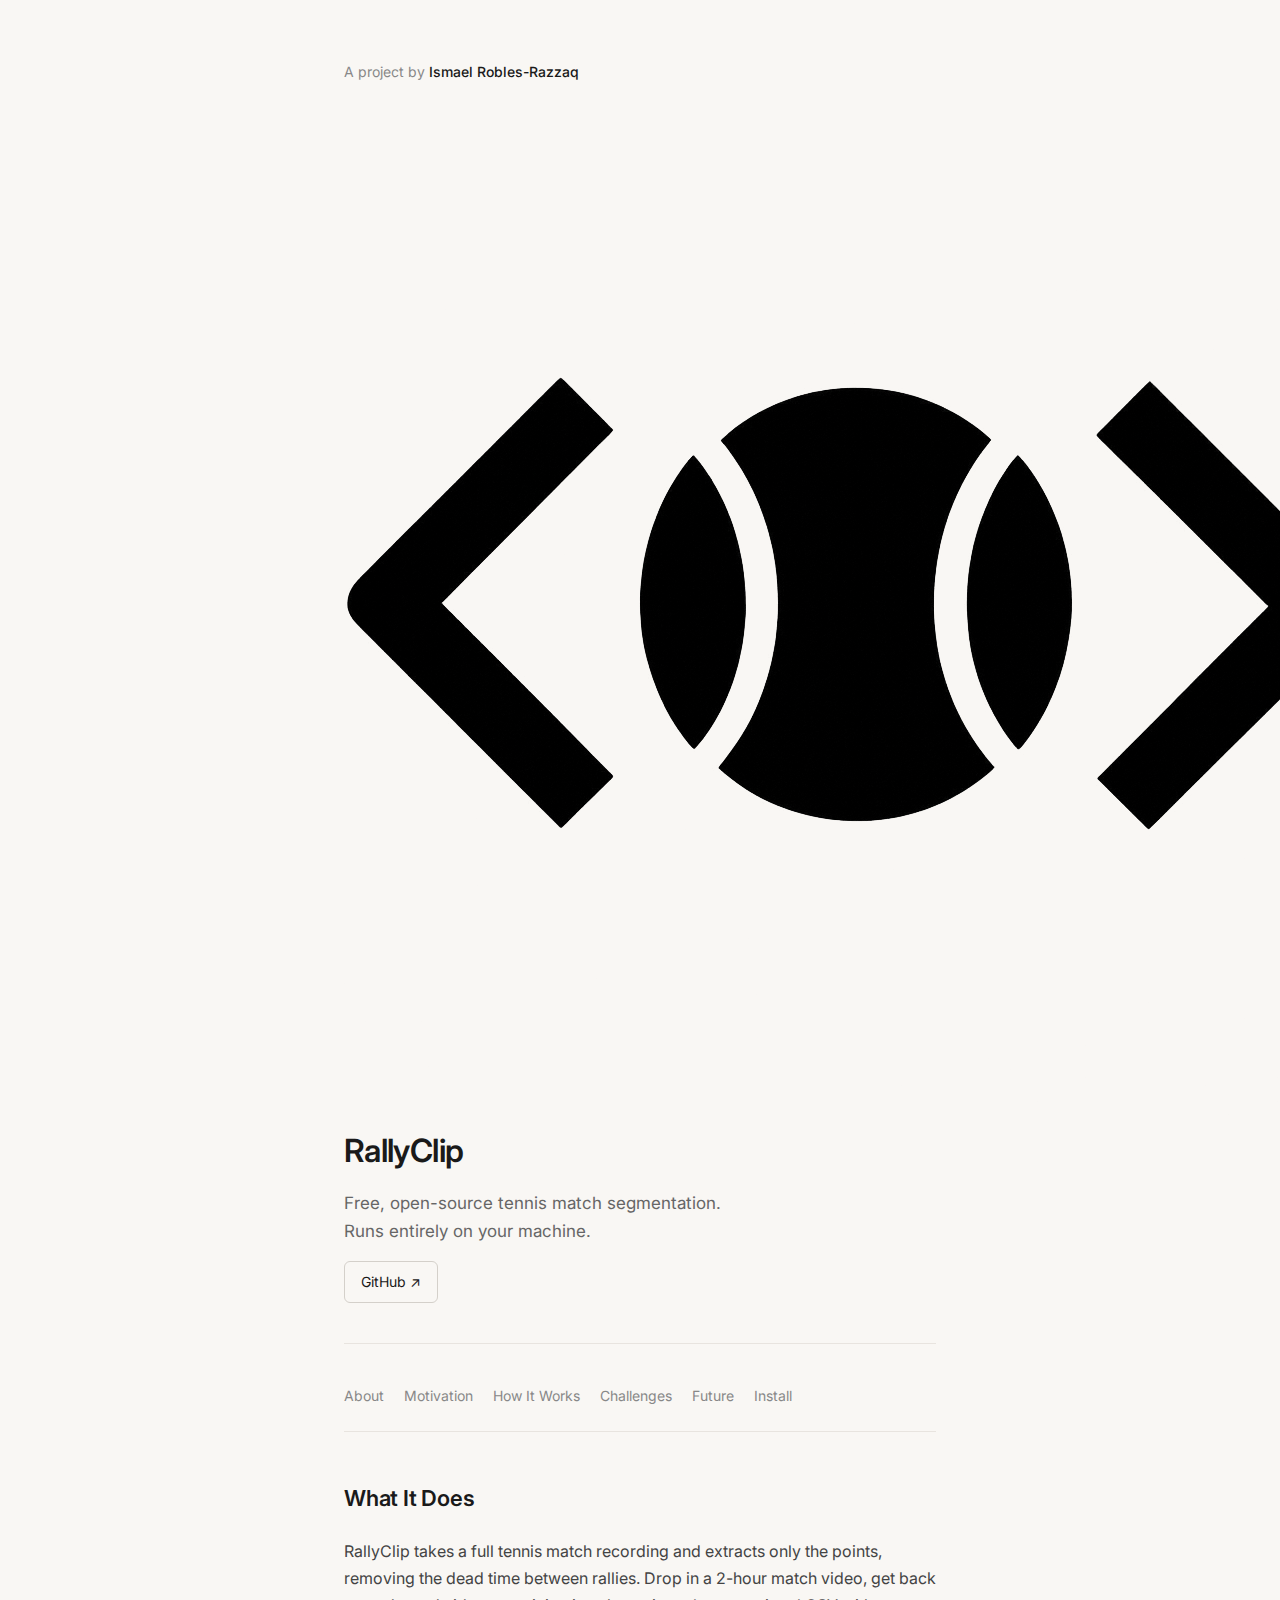
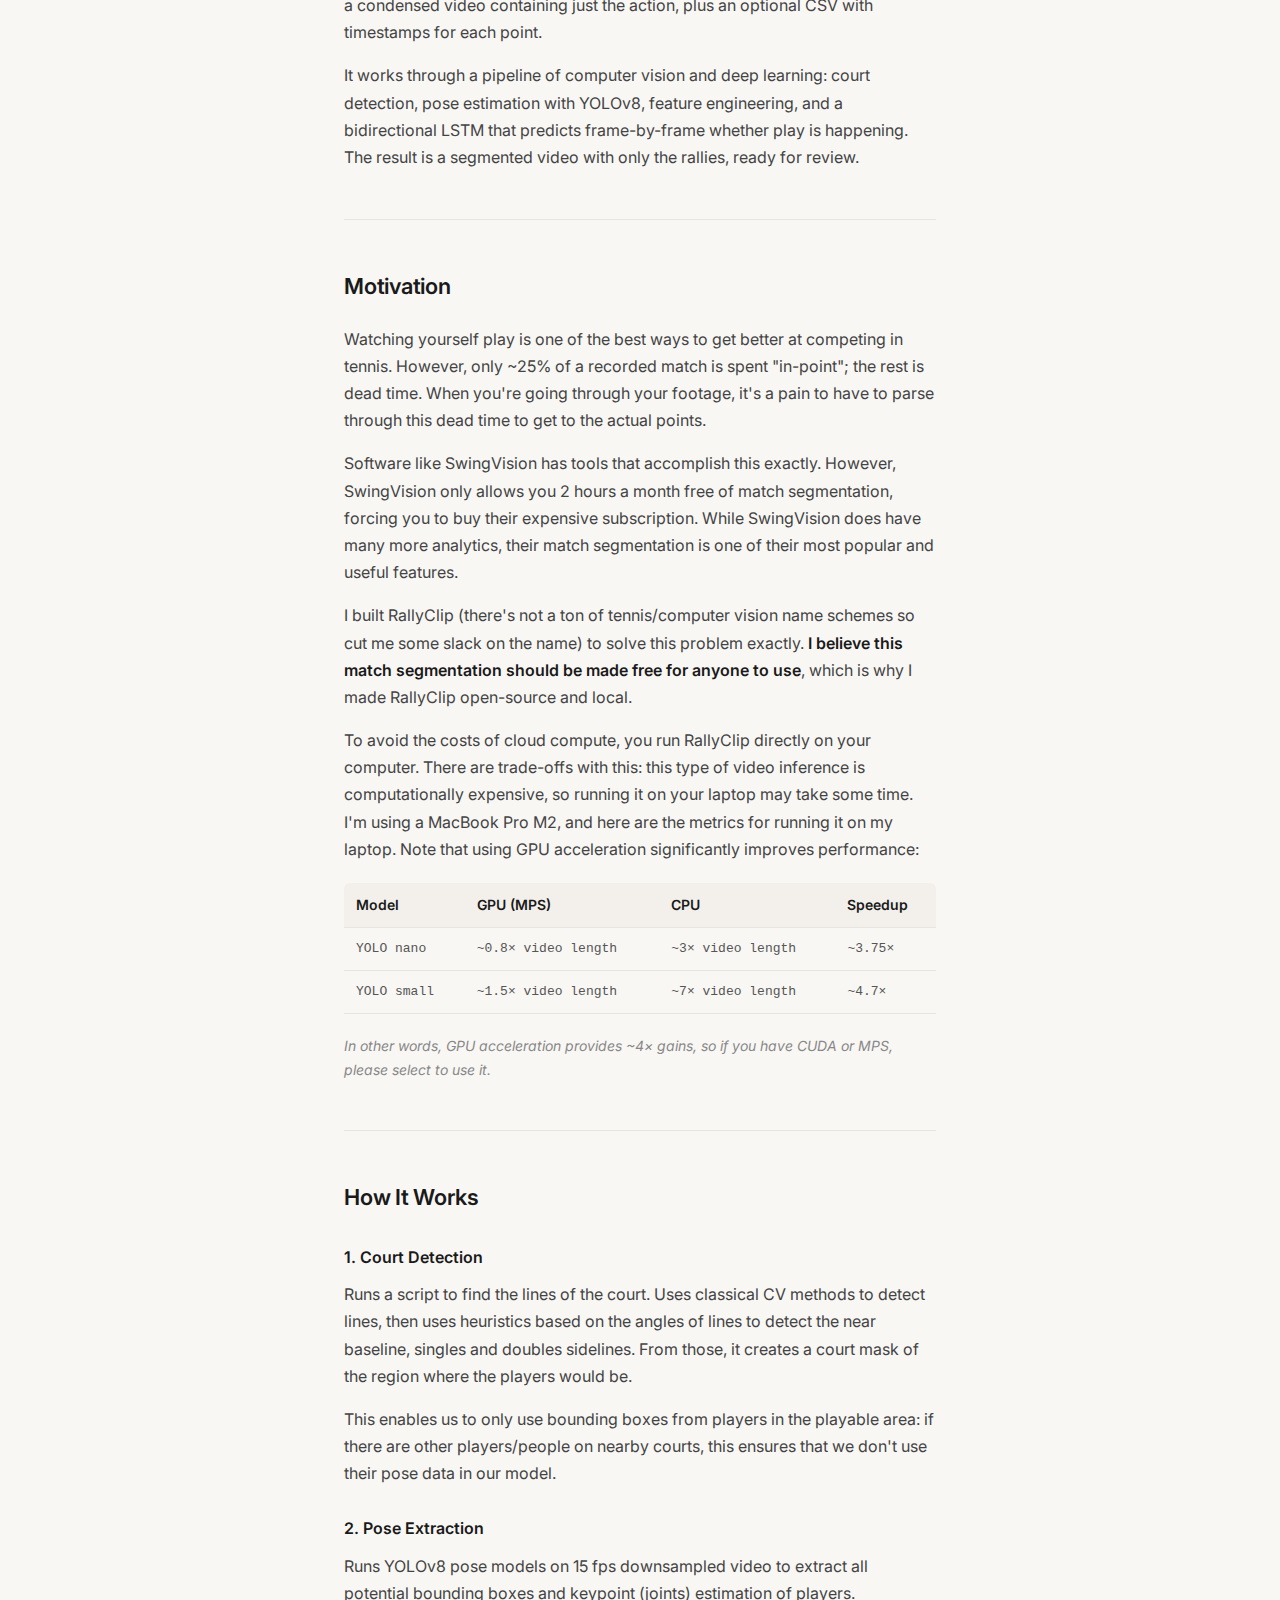
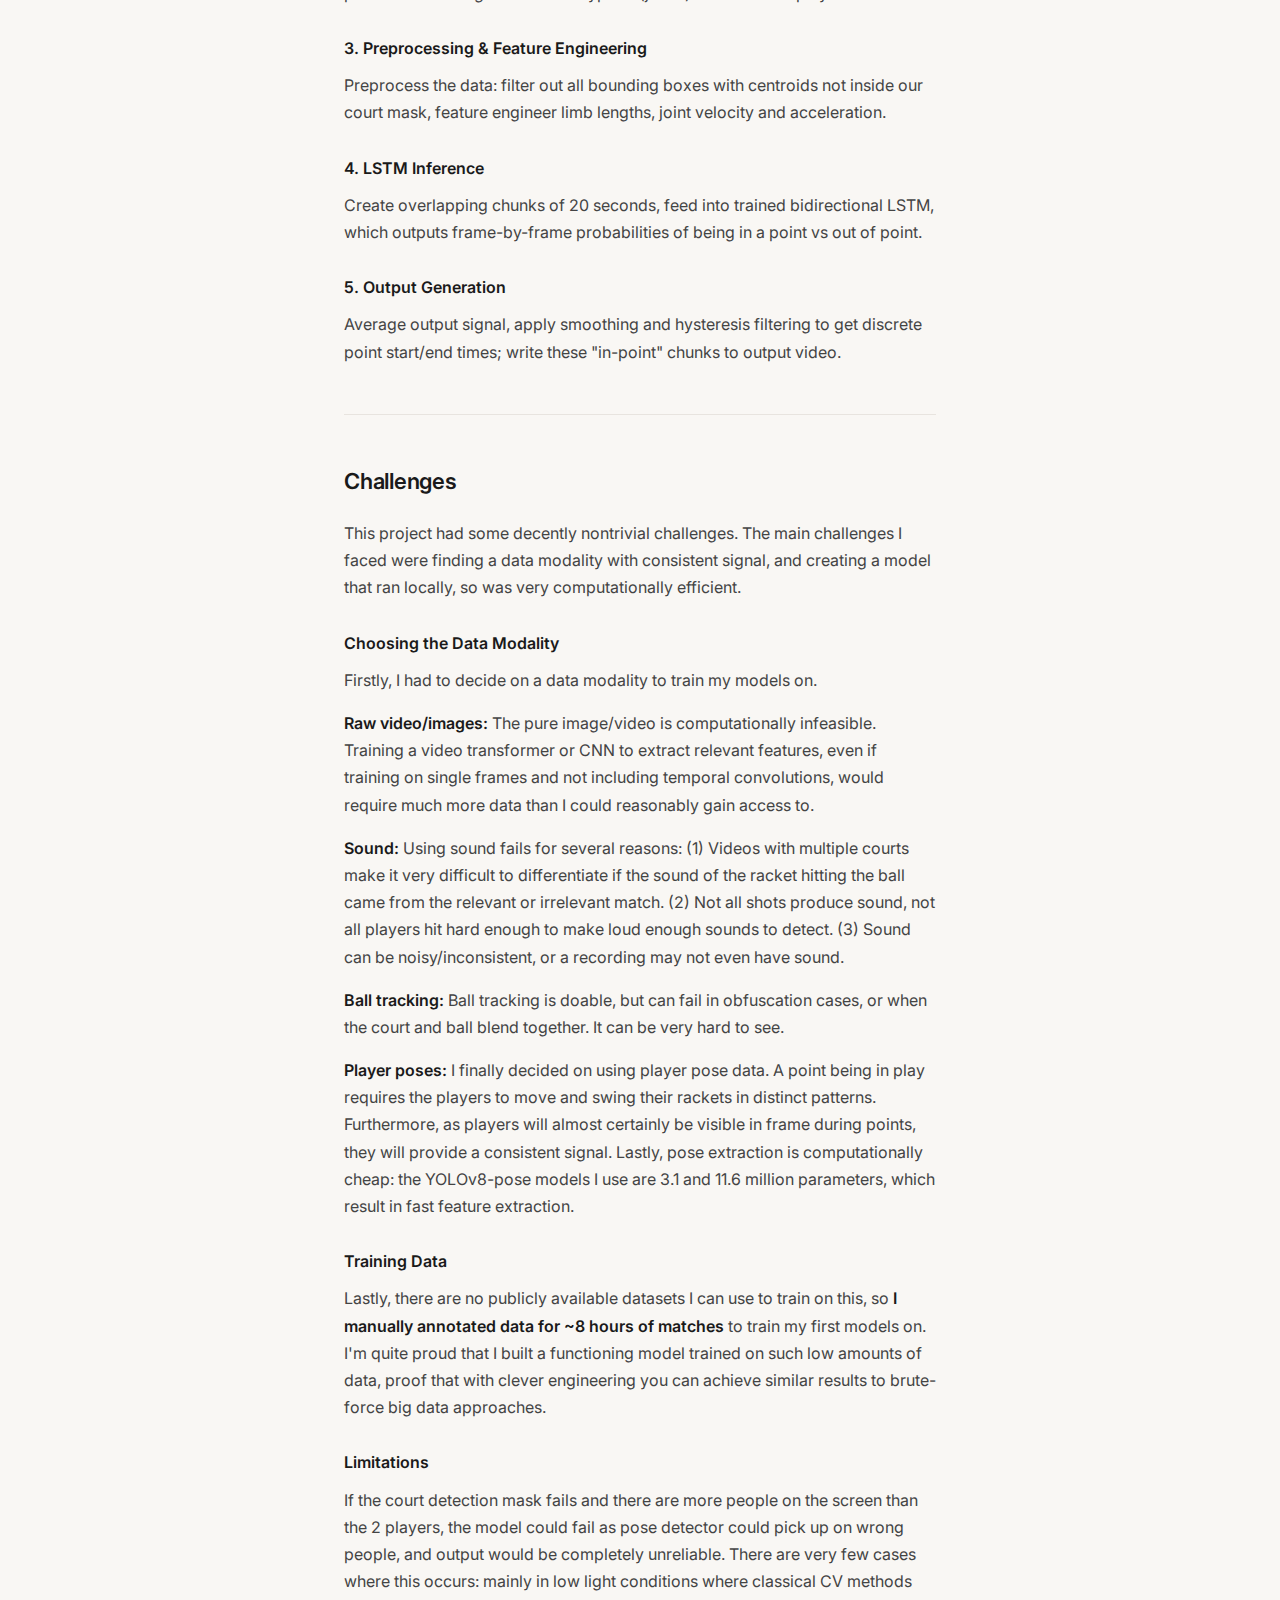
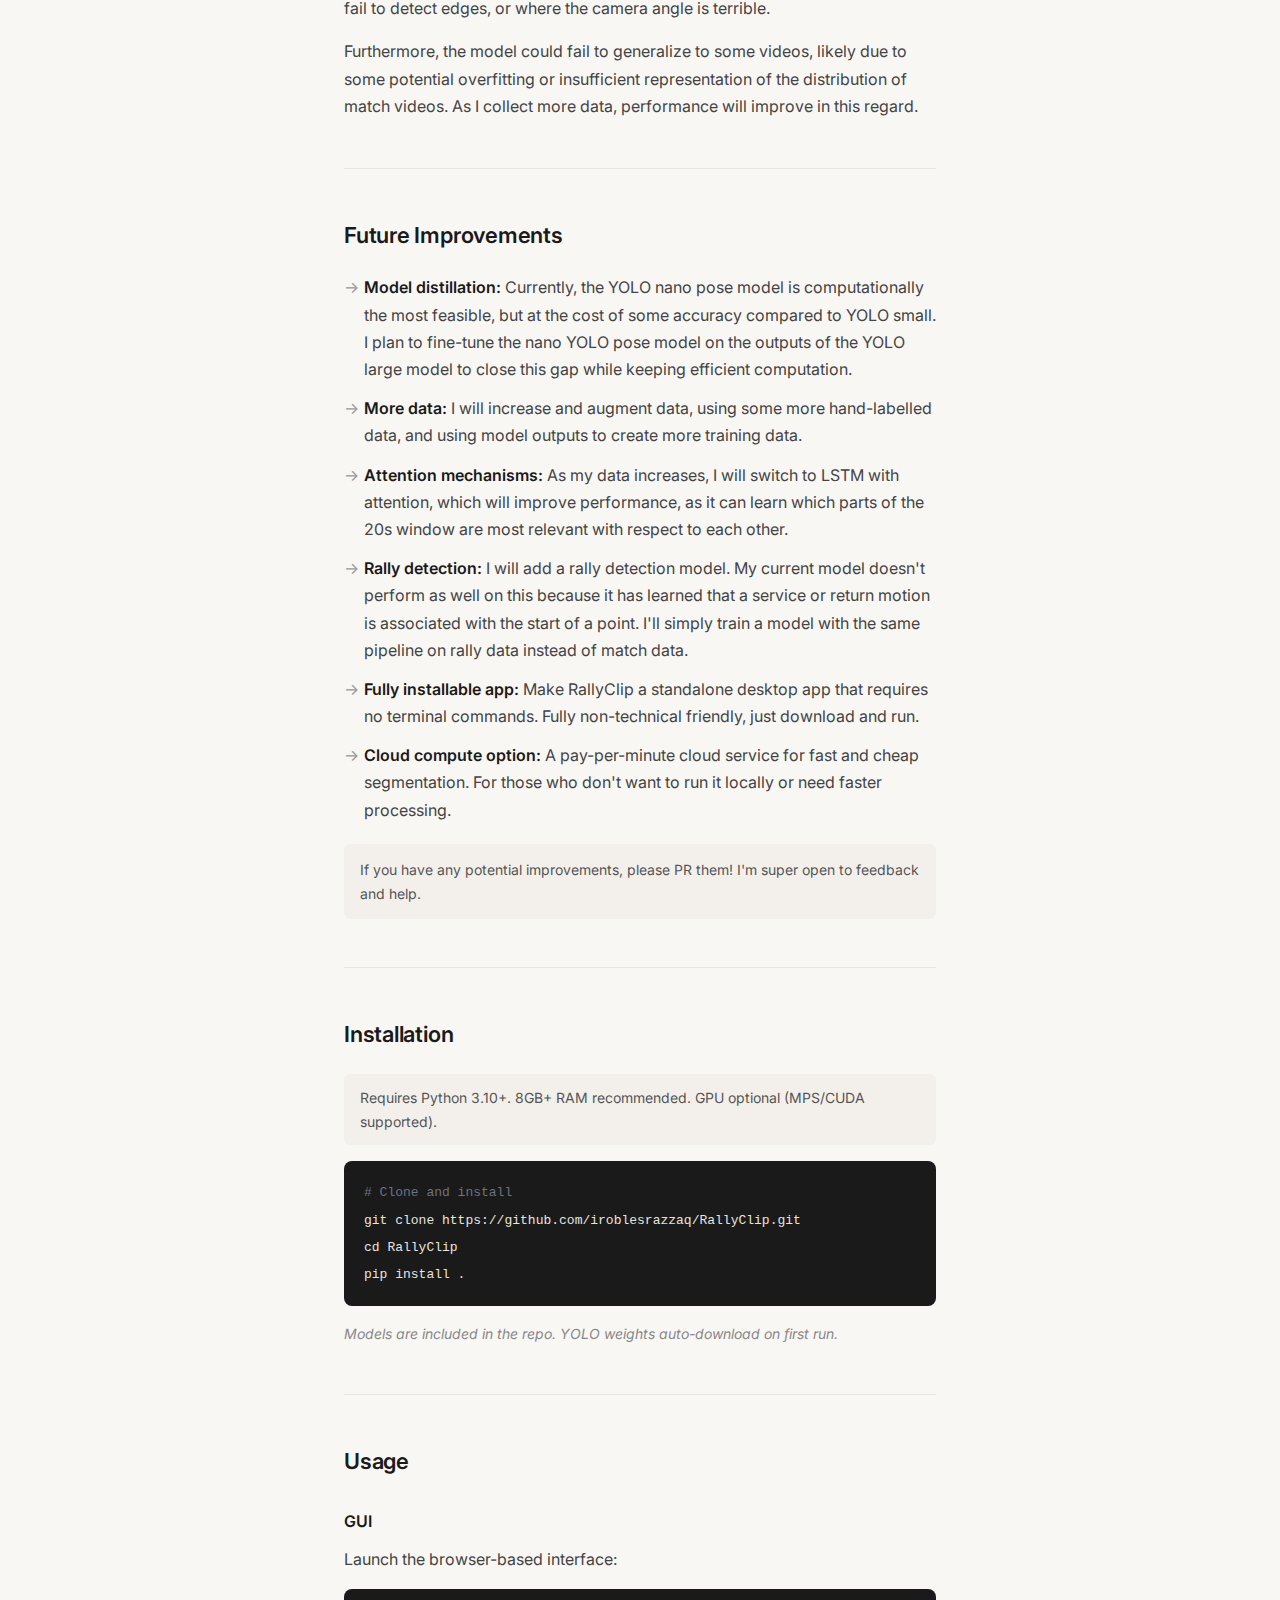
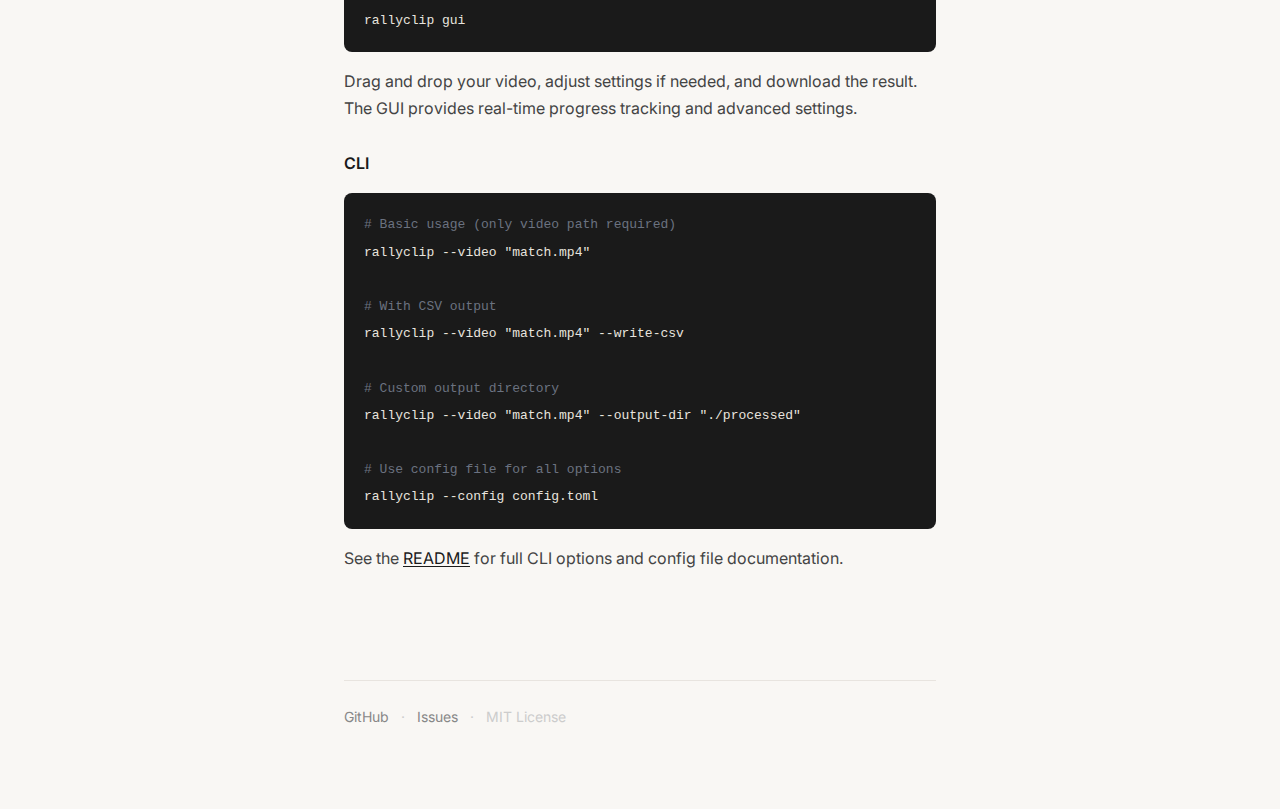
<file: docs/index.html>
<!DOCTYPE html>
<html lang="en">
<head>
    <meta charset="UTF-8">
    <meta name="viewport" content="width=device-width, initial-scale=1.0">
    <title>RallyClip | Free Tennis Match Segmentation</title>
    <meta name="description" content="Open-source AI tool that extracts only the rallies from tennis match recordings.">
    <link rel="icon" type="image/png" href="rallyclip_favicon_transparent2.png">
    <link rel="apple-touch-icon" href="rallyclip_favicon_transparent2.png">
    <link rel="preconnect" href="https://fonts.googleapis.com">
    <link rel="preconnect" href="https://fonts.gstatic.com" crossorigin>
    <link href="https://fonts.googleapis.com/css2?family=Inter:wght@400;500;600&display=swap" rel="stylesheet">
    <link rel="stylesheet" href="styles.css">
</head>
<body>
    <div class="page">
        <header class="header">
            <p class="byline">A project by <strong>Ismael Robles-Razzaq</strong></p>
            <img src="rallyclip_favicon_transparent2.png" alt="RallyClip logo" class="header-logo">
            <h1>RallyClip</h1>
            <p class="tagline">Free, open-source tennis match segmentation.<br>Runs entirely on your machine.</p>
            <a href="https://github.com/iroblesrazzaq/RallyClip" class="github-link" target="_blank">GitHub ↗</a>
        </header>

        <nav class="nav">
            <a href="#about">About</a>
            <a href="#motivation">Motivation</a>
            <a href="#how-it-works">How It Works</a>
            <a href="#challenges">Challenges</a>
            <a href="#future">Future</a>
            <a href="#install">Install</a>
        </nav>

        <main class="content">
            <!-- About -->
            <section id="about">
                <h2>What It Does</h2>
                <p>RallyClip takes a full tennis match recording and extracts only the points, removing the dead time between rallies. Drop in a 2-hour match video, get back a condensed video containing just the action, plus an optional CSV with timestamps for each point.</p>
                <p>It works through a pipeline of computer vision and deep learning: court detection, pose estimation with YOLOv8, feature engineering, and a bidirectional LSTM that predicts frame-by-frame whether play is happening. The result is a segmented video with only the rallies, ready for review.</p>
            </section>

            <!-- Motivation -->
            <section id="motivation">
                <h2>Motivation</h2>
                <p>Watching yourself play is one of the best ways to get better at competing in tennis. However, only ~25% of a recorded match is spent "in-point"; the rest is dead time. When you're going through your footage, it's a pain to have to parse through this dead time to get to the actual points.</p>
                <p>Software like SwingVision has tools that accomplish this exactly. However, SwingVision only allows you 2 hours a month free of match segmentation, forcing you to buy their expensive subscription. While SwingVision does have many more analytics, their match segmentation is one of their most popular and useful features.</p>
                <p>I built RallyClip (there's not a ton of tennis/computer vision name schemes so cut me some slack on the name) to solve this problem exactly. <strong>I believe this match segmentation should be made free for anyone to use</strong>, which is why I made RallyClip open-source and local.</p>
                <p>To avoid the costs of cloud compute, you run RallyClip directly on your computer. There are trade-offs with this: this type of video inference is computationally expensive, so running it on your laptop may take some time. I'm using a MacBook Pro M2, and here are the metrics for running it on my laptop. Note that using GPU acceleration significantly improves performance:</p>
                
                <table>
                    <thead>
                        <tr>
                            <th>Model</th>
                            <th>GPU (MPS)</th>
                            <th>CPU</th>
                            <th>Speedup</th>
                        </tr>
                    </thead>
                    <tbody>
                        <tr>
                            <td>YOLO nano</td>
                            <td>~0.8× video length</td>
                            <td>~3× video length</td>
                            <td>~3.75×</td>
                        </tr>
                        <tr>
                            <td>YOLO small</td>
                            <td>~1.5× video length</td>
                            <td>~7× video length</td>
                            <td>~4.7×</td>
                        </tr>
                    </tbody>
                </table>
                <p class="caption">In other words, GPU acceleration provides ~4× gains, so if you have CUDA or MPS, please select to use it.</p>
            </section>

            <!-- How It Works -->
            <section id="how-it-works">
                <h2>How It Works</h2>
                
                <h3>1. Court Detection</h3>
                <p>Runs a script to find the lines of the court. Uses classical CV methods to detect lines, then uses heuristics based on the angles of lines to detect the near baseline, singles and doubles sidelines. From those, it creates a court mask of the region where the players would be.</p>
                <p>This enables us to only use bounding boxes from players in the playable area: if there are other players/people on nearby courts, this ensures that we don't use their pose data in our model.</p>
                
                <h3>2. Pose Extraction</h3>
                <p>Runs YOLOv8 pose models on 15 fps downsampled video to extract all potential bounding boxes and keypoint (joints) estimation of players.</p>
                
                <h3>3. Preprocessing & Feature Engineering</h3>
                <p>Preprocess the data: filter out all bounding boxes with centroids not inside our court mask, feature engineer limb lengths, joint velocity and acceleration.</p>
                
                <h3>4. LSTM Inference</h3>
                <p>Create overlapping chunks of 20 seconds, feed into trained bidirectional LSTM, which outputs frame-by-frame probabilities of being in a point vs out of point.</p>
                
                <h3>5. Output Generation</h3>
                <p>Average output signal, apply smoothing and hysteresis filtering to get discrete point start/end times; write these "in-point" chunks to output video.</p>
            </section>

            <!-- Challenges -->
            <section id="challenges">
                <h2>Challenges</h2>
                <p>This project had some decently nontrivial challenges. The main challenges I faced were finding a data modality with consistent signal, and creating a model that ran locally, so was very computationally efficient.</p>
                
                <h3>Choosing the Data Modality</h3>
                <p>Firstly, I had to decide on a data modality to train my models on.</p>
                <p><strong>Raw video/images:</strong> The pure image/video is computationally infeasible. Training a video transformer or CNN to extract relevant features, even if training on single frames and not including temporal convolutions, would require much more data than I could reasonably gain access to.</p>
                <p><strong>Sound:</strong> Using sound fails for several reasons: (1) Videos with multiple courts make it very difficult to differentiate if the sound of the racket hitting the ball came from the relevant or irrelevant match. (2) Not all shots produce sound, not all players hit hard enough to make loud enough sounds to detect. (3) Sound can be noisy/inconsistent, or a recording may not even have sound.</p>
                <p><strong>Ball tracking:</strong> Ball tracking is doable, but can fail in obfuscation cases, or when the court and ball blend together. It can be very hard to see.</p>
                <p><strong>Player poses:</strong> I finally decided on using player pose data. A point being in play requires the players to move and swing their rackets in distinct patterns. Furthermore, as players will almost certainly be visible in frame during points, they will provide a consistent signal. Lastly, pose extraction is computationally cheap: the YOLOv8-pose models I use are 3.1 and 11.6 million parameters, which result in fast feature extraction.</p>
                
                <h3>Training Data</h3>
                <p>Lastly, there are no publicly available datasets I can use to train on this, so <strong>I manually annotated data for ~8 hours of matches</strong> to train my first models on. I'm quite proud that I built a functioning model trained on such low amounts of data, proof that with clever engineering you can achieve similar results to brute-force big data approaches.</p>
                
                <h3>Limitations</h3>
                <p>If the court detection mask fails and there are more people on the screen than the 2 players, the model could fail as pose detector could pick up on wrong people, and output would be completely unreliable. There are very few cases where this occurs: mainly in low light conditions where classical CV methods fail to detect edges, or where the camera angle is terrible.</p>
                <p>Furthermore, the model could fail to generalize to some videos, likely due to some potential overfitting or insufficient representation of the distribution of match videos. As I collect more data, performance will improve in this regard.</p>
            </section>

            <!-- Future -->
            <section id="future">
                <h2>Future Improvements</h2>
                <ul>
                    <li><strong>Model distillation:</strong> Currently, the YOLO nano pose model is computationally the most feasible, but at the cost of some accuracy compared to YOLO small. I plan to fine-tune the nano YOLO pose model on the outputs of the YOLO large model to close this gap while keeping efficient computation.</li>
                    <li><strong>More data:</strong> I will increase and augment data, using some more hand-labelled data, and using model outputs to create more training data.</li>
                    <li><strong>Attention mechanisms:</strong> As my data increases, I will switch to LSTM with attention, which will improve performance, as it can learn which parts of the 20s window are most relevant with respect to each other.</li>
                    <li><strong>Rally detection:</strong> I will add a rally detection model. My current model doesn't perform as well on this because it has learned that a service or return motion is associated with the start of a point. I'll simply train a model with the same pipeline on rally data instead of match data.</li>
                    <li><strong>Fully installable app:</strong> Make RallyClip a standalone desktop app that requires no terminal commands. Fully non-technical friendly, just download and run.</li>
                    <li><strong>Cloud compute option:</strong> A pay-per-minute cloud service for fast and cheap segmentation. For those who don't want to run it locally or need faster processing.</li>
                </ul>
                <p class="note">If you have any potential improvements, please PR them! I'm super open to feedback and help.</p>
            </section>

            <!-- Install -->
            <section id="install">
                <h2>Installation</h2>
                <p class="requirements">Requires Python 3.10+. 8GB+ RAM recommended. GPU optional (MPS/CUDA supported).</p>
<pre><code><span class="comment"># Clone and install</span>
git clone https://github.com/iroblesrazzaq/RallyClip.git
cd RallyClip
pip install .</code></pre>
                <p class="caption">Models are included in the repo. YOLO weights auto-download on first run.</p>
            </section>

            <!-- Usage -->
            <section id="usage">
                <h2>Usage</h2>
                
                <h3>GUI</h3>
                <p>Launch the browser-based interface:</p>
<pre><code>rallyclip gui</code></pre>
                <p>Drag and drop your video, adjust settings if needed, and download the result. The GUI provides real-time progress tracking and advanced settings.</p>
                
                <h3>CLI</h3>
<pre><code><span class="comment"># Basic usage (only video path required)</span>
rallyclip --video "match.mp4"

<span class="comment"># With CSV output</span>
rallyclip --video "match.mp4" --write-csv

<span class="comment"># Custom output directory</span>
rallyclip --video "match.mp4" --output-dir "./processed"

<span class="comment"># Use config file for all options</span>
rallyclip --config config.toml</code></pre>
                <p>See the <a href="https://github.com/iroblesrazzaq/RallyClip#readme" target="_blank">README</a> for full CLI options and config file documentation.</p>
            </section>
        </main>

        <footer class="footer">
            <a href="https://github.com/iroblesrazzaq/RallyClip" target="_blank">GitHub</a>
            <span>·</span>
            <a href="https://github.com/iroblesrazzaq/RallyClip/issues" target="_blank">Issues</a>
            <span>·</span>
            <span>MIT License</span>
        </footer>
    </div>
</body>
</html>
</file>
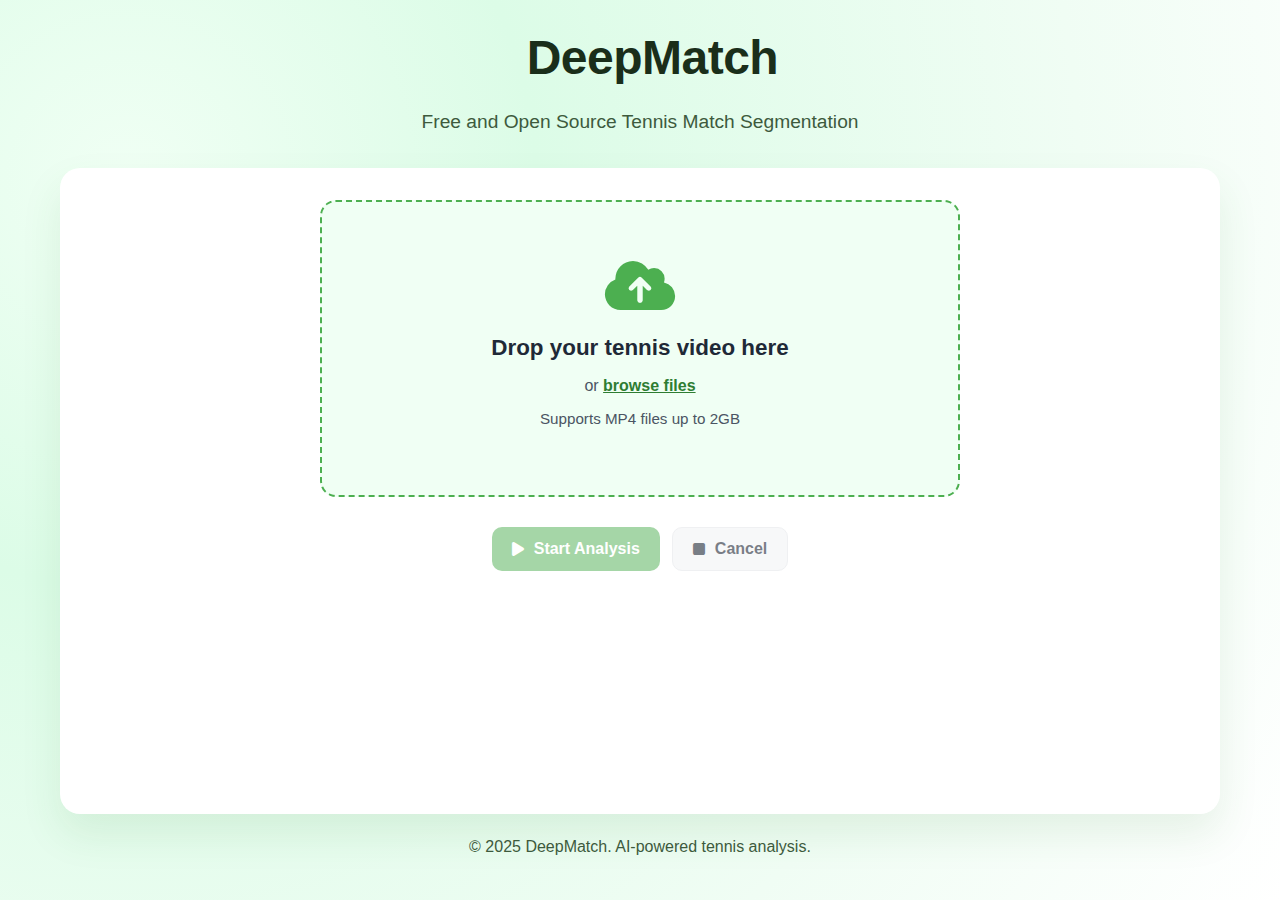
<file: apps/gui/frontend/index.html>
<!DOCTYPE html>
<html lang="en">
<head>
    <meta charset="UTF-8">
    <meta name="viewport" content="width=device-width, initial-scale=1.0">
    <title>DeepMatch - AI Video Analysis</title>
    <link rel="stylesheet" href="styles.css">
    <link href="https://cdnjs.cloudflare.com/ajax/libs/font-awesome/6.0.0/css/all.min.css" rel="stylesheet">
</head>
<body>
    <div class="container">
        <header class="header">
            <div class="header-content">
                <h1><i class="fas fa-tennis-ball"></i> DeepMatch</h1>
                <p class="subtitle">Free and Open Source Tennis Match Segmentation</p>
            </div>
        </header>

        <main class="main-content">
            <!-- File Upload Section -->
            <section class="upload-section">
                <div class="upload-container">
                    <div class="file-drop-zone" id="dropZone">
                        <div class="drop-content">
                            <i class="fas fa-cloud-upload-alt upload-icon"></i>
                            <h3>Drop your tennis video here</h3>
                            <p>or <button class="browse-btn" id="browseBtn">browse files</button></p>
                            <p class="file-info">Supports MP4 files up to 2GB</p>
                        </div>
                        <input type="file" id="fileInput" accept="video/*" style="display: none;">
                    </div>
                    
                    <div class="selected-file" id="selectedFile" style="display: none;">
                        <div class="file-preview">
                            <i class="fas fa-video file-icon"></i>
                            <div class="file-details">
                                <span class="file-name" id="fileName"></span>
                                <span class="file-size" id="fileSize"></span>
                            </div>
                            <button class="remove-file-btn" id="removeFileBtn">
                                <i class="fas fa-times"></i>
                            </button>
                        </div>
                    </div>
                </div>
            </section>

            <!-- Control Buttons Section -->
            <section class="controls-section">
                <div class="control-buttons">
                    <button class="btn btn-primary" id="startBtn" disabled>
                        <i class="fas fa-play"></i>
                        Start Analysis
                    </button>
                    <button class="btn btn-secondary" id="cancelBtn" disabled>
                        <i class="fas fa-stop"></i>
                        Cancel
                    </button>
                </div>
            </section>

            <!-- Progress Section -->
            <section class="progress-section" id="progressSection" style="display: none;">
                <h3>Analysis Progress</h3>
                <div class="progress-container">
                    <!-- Pose Extraction -->
                    <div class="progress-item">
                        <div class="progress-header">
                            <span class="progress-label">
                                <i class="fas fa-running"></i>
                                Pose Extraction
                            </span>
                            <span class="progress-status" id="poseStatus">Waiting...</span>
                        </div>
                        <div class="progress-bar">
                            <div class="progress-fill" id="poseFill"></div>
                        </div>
                        <div class="progress-percentage" id="posePercentage">0%</div>
                    </div>

                    <!-- Preprocessing -->
                    <div class="progress-item">
                        <div class="progress-header">
                            <span class="progress-label">
                                <i class="fas fa-cogs"></i>
                                Preprocessing
                            </span>
                            <span class="progress-status" id="preprocessStatus">Waiting...</span>
                        </div>
                        <div class="progress-bar">
                            <div class="progress-fill" id="preprocessFill"></div>
                        </div>
                        <div class="progress-percentage" id="preprocessPercentage">0%</div>
                    </div>

                    <!-- Feature Engineering -->
                    <div class="progress-item">
                        <div class="progress-header">
                            <span class="progress-label">
                                <i class="fas fa-brain"></i>
                                Feature Engineering
                            </span>
                            <span class="progress-status" id="featureStatus">Waiting...</span>
                        </div>
                        <div class="progress-bar">
                            <div class="progress-fill" id="featureFill"></div>
                        </div>
                        <div class="progress-percentage" id="featurePercentage">0%</div>
                    </div>

                    <!-- Inference -->
                    <div class="progress-item">
                        <div class="progress-header">
                            <span class="progress-label">
                                <i class="fas fa-robot"></i>
                                AI Inference
                            </span>
                            <span class="progress-status" id="inferenceStatus">Waiting...</span>
                        </div>
                        <div class="progress-bar">
                            <div class="progress-fill" id="inferenceFill"></div>
                        </div>
                        <div class="progress-percentage" id="inferencePercentage">0%</div>
                    </div>

                    <!-- Output Video Drawing -->
                    <div class="progress-item">
                        <div class="progress-header">
                            <span class="progress-label">
                                <i class="fas fa-video"></i>
                                Output Video Drawing
                            </span>
                            <span class="progress-status" id="outputStatus">Waiting...</span>
                        </div>
                        <div class="progress-bar">
                            <div class="progress-fill" id="outputFill"></div>
                        </div>
                        <div class="progress-percentage" id="outputPercentage">0%</div>
                    </div>
                </div>

                <!-- Overall Progress -->
                <div class="overall-progress">
                    <div class="overall-progress-header">
                        <span class="overall-label">Overall Progress</span>
                        <span class="overall-percentage" id="overallPercentage">0%</span>
                    </div>
                    <div class="overall-progress-bar">
                        <div class="overall-progress-fill" id="overallFill"></div>
                    </div>
                </div>
            </section>

            <!-- Results Section -->
            <section class="results-section" id="resultsSection" style="display: none;">
                <h3>Analysis Complete!</h3>
                <div class="results-container">
                    <div class="result-item">
                        <div class="result-info">
                            <i class="fas fa-video result-icon"></i>
                            <div class="result-details">
                                <h4>Analyzed Video</h4>
                                <p>Video with detected points and analysis</p>
                            </div>
                        </div>
                        <button class="btn btn-download" id="downloadVideoBtn">
                            <i class="fas fa-download"></i>
                            Download MP4
                        </button>
                    </div>

                    <div class="result-item">
                        <div class="result-info">
                            <i class="fas fa-table result-icon"></i>
                            <div class="result-details">
                                <h4>Analysis Data</h4>
                                <p>Detailed CSV with pose data and predictions</p>
                            </div>
                        </div>
                        <button class="btn btn-download" id="downloadCsvBtn">
                            <i class="fas fa-download"></i>
                            Download CSV
                        </button>
                    </div>
                </div>

                <div class="new-analysis">
                    <button class="btn btn-primary" id="newAnalysisBtn">
                        <i class="fas fa-plus"></i>
                        Start New Analysis
                    </button>
                </div>
            </section>
        </main>

        <footer class="footer">
            <p>&copy; 2025 DeepMatch. AI-powered tennis analysis.</p>
        </footer>
    </div>

    <script src="script.js"></script>
</body>
</html>
</file>
<file: docs/styles.css>
/*
 * RallyVision — Cream minimal aesthetic
 */

* {
    margin: 0;
    padding: 0;
    box-sizing: border-box;
}

html {
    scroll-behavior: smooth;
    scroll-padding-top: 40px;
}

body {
    font-family: 'Inter', -apple-system, BlinkMacSystemFont, sans-serif;
    font-size: 16px;
    line-height: 1.7;
    color: #1a1a1a;
    background-color: #f9f7f4;
    -webkit-font-smoothing: antialiased;
}

.page {
    max-width: 640px;
    margin: 0 auto;
    padding: 60px 24px 80px;
}

/* Header */
.header {
    margin-bottom: 40px;
    padding-bottom: 40px;
    border-bottom: 1px solid #e8e4df;
}

.byline {
    font-size: 14px;
    color: #888;
    margin-bottom: 8px;
}

.byline strong {
    color: #1a1a1a;
    font-weight: 500;
}

.header h1 {
    font-size: 32px;
    font-weight: 600;
    letter-spacing: -0.02em;
    margin-bottom: 12px;
    color: #1a1a1a;
}

.tagline {
    font-size: 17px;
    color: #666;
    line-height: 1.6;
    margin-bottom: 16px;
}

.github-link {
    display: inline-block;
    font-size: 14px;
    color: #1a1a1a;
    text-decoration: none;
    padding: 8px 16px;
    border: 1px solid #d4d0ca;
    border-radius: 6px;
    transition: all 0.15s;
}

.github-link:hover {
    background-color: #1a1a1a;
    color: #f9f7f4;
    border-color: #1a1a1a;
}

/* Navigation */
.nav {
    display: flex;
    flex-wrap: wrap;
    gap: 8px 20px;
    margin-bottom: 48px;
    padding-bottom: 24px;
    border-bottom: 1px solid #e8e4df;
}

.nav a {
    font-size: 14px;
    color: #888;
    text-decoration: none;
    transition: color 0.15s;
}

.nav a:hover {
    color: #1a1a1a;
}

/* Content */
.content section {
    margin-bottom: 48px;
    padding-bottom: 48px;
    border-bottom: 1px solid #e8e4df;
}

.content section:last-child {
    border-bottom: none;
    margin-bottom: 0;
}

h2 {
    font-size: 22px;
    font-weight: 600;
    letter-spacing: -0.01em;
    margin-bottom: 20px;
    color: #1a1a1a;
}

h3 {
    font-size: 16px;
    font-weight: 600;
    margin-top: 28px;
    margin-bottom: 10px;
    color: #1a1a1a;
}

p {
    color: #444;
    margin-bottom: 16px;
}

p:last-child {
    margin-bottom: 0;
}

strong {
    color: #1a1a1a;
    font-weight: 600;
}

a {
    color: #1a1a1a;
    text-decoration: underline;
    text-underline-offset: 2px;
}

a:hover {
    color: #666;
}

/* Table */
table {
    width: 100%;
    border-collapse: collapse;
    margin: 20px 0;
    font-size: 14px;
}

th, td {
    text-align: left;
    padding: 10px 12px;
    border-bottom: 1px solid #e8e4df;
}

th {
    font-weight: 600;
    color: #1a1a1a;
    background-color: #f3f0eb;
}

th:first-child {
    border-radius: 6px 0 0 0;
}

th:last-child {
    border-radius: 0 6px 0 0;
}

td {
    color: #555;
    font-family: 'SF Mono', 'Menlo', monospace;
    font-size: 13px;
}

tbody tr:hover {
    background-color: #faf8f5;
}

.caption {
    font-size: 14px;
    color: #888;
    font-style: italic;
    margin-top: 12px;
}

/* Lists */
ul {
    margin: 16px 0;
    padding-left: 0;
    list-style: none;
}

li {
    position: relative;
    padding-left: 20px;
    margin-bottom: 12px;
    color: #444;
}

li::before {
    content: "→";
    position: absolute;
    left: 0;
    color: #999;
}

li strong {
    color: #1a1a1a;
}

/* Notes */
.note {
    margin-top: 20px;
    padding: 14px 16px;
    background-color: #f3f0eb;
    border-radius: 6px;
    font-size: 14px;
    color: #555;
}

.requirements {
    padding: 12px 16px;
    background-color: #f3f0eb;
    border-radius: 6px;
    font-size: 14px;
    color: #555;
    margin-bottom: 16px;
}

/* Code */
pre {
    background-color: #1a1a1a;
    border-radius: 8px;
    padding: 18px 20px;
    overflow-x: auto;
    margin: 16px 0;
}

code {
    font-family: 'SF Mono', 'Menlo', 'Monaco', monospace;
    font-size: 13px;
    line-height: 1.6;
    color: #e8e4df;
}

.comment {
    color: #6b7280;
}

/* Footer */
.footer {
    margin-top: 60px;
    padding-top: 24px;
    border-top: 1px solid #e8e4df;
    display: flex;
    gap: 12px;
    align-items: center;
    font-size: 14px;
    color: #888;
}

.footer a {
    color: #888;
    text-decoration: none;
}

.footer a:hover {
    color: #1a1a1a;
}

.footer span {
    color: #ccc;
}

/* Responsive */
@media (max-width: 600px) {
    .page {
        padding: 40px 20px 60px;
    }
    
    .header h1 {
        font-size: 26px;
    }
    
    .tagline {
        font-size: 15px;
    }
    
    h2 {
        font-size: 20px;
    }
    
    table {
        font-size: 13px;
    }
    
    th, td {
        padding: 8px 10px;
    }
    
    pre {
        padding: 14px 16px;
    }
    
    code {
        font-size: 12px;
    }
}

/* Selection */
::selection {
    background-color: rgba(26, 26, 26, 0.1);
}
</file>
<file: apps/gui/frontend/styles.css>
/* Reset and Base Styles */
* {
    margin: 0;
    padding: 0;
    box-sizing: border-box;
}

body {
    font-family: 'Segoe UI', Tahoma, Geneva, Verdana, sans-serif;
    line-height: 1.6;
    color: #333;
    background: radial-gradient(circle at 10% 20%, #f0fff4 0%, #dcfce7 30%, #f0fdf4 70%, #ffffff 100%);
    min-height: 100vh;
}

.container {
    max-width: 1200px;
    margin: 0 auto;
    padding: 20px;
    min-height: 100vh;
    display: flex;
    flex-direction: column;
}

/* Header Styles */
.header {
    text-align: center;
    margin-bottom: 30px;
}

.header-content h1 {
    font-size: 3rem;
    font-weight: 800;
    margin-bottom: 10px;
    color: #1a2e1a;
    letter-spacing: -0.5px;
}

.header-content h1 i {
    color: #CCFF00;
    margin-right: 12px;
    text-shadow: 0 0 8px rgba(204, 255, 0, 0.5);
}

.subtitle {
    font-size: 1.2rem;
    color: #3d5a3d;
}

.note {
    margin-top: 8px;
    color: #2E7D32;
    font-weight: 600;
}

/* Main Content */
.main-content {
    flex: 1;
    background: white;
    border-radius: 20px;
    padding: 32px;
    box-shadow: 0 20px 40px rgba(46, 125, 50, 0.1);
    margin-bottom: 20px;
}

/* Upload Section */
.upload-section {
    margin-bottom: 30px;
}

.upload-container {
    max-width: 640px;
    margin: 0 auto;
}

.file-drop-zone {
    border: 2px dashed #4CAF50;
    border-radius: 16px;
    padding: 56px 20px;
    text-align: center;
    background: #f0fff4;
    transition: all 0.25s ease;
    cursor: pointer;
    position: relative;
}

.file-drop-zone:hover {
    border-color: #2E7D32;
    background: #dcfce7;
    transform: translateY(-2px);
}

.file-drop-zone.dragover {
    border-color: #1B5E20;
    background: #c8f7d0;
    transform: scale(1.01);
}

.drop-content .upload-icon {
    font-size: 3.5rem;
    color: #4CAF50;
    margin-bottom: 16px;
    display: block;
}

.drop-content h3 {
    font-size: 1.4rem;
    margin-bottom: 8px;
    color: #1f2937;
}

.drop-content p {
    color: #4b5563;
    margin-bottom: 8px;
}

.browse-btn {
    background: none;
    border: none;
    color: #2E7D32;
    text-decoration: underline;
    cursor: pointer;
    font-size: inherit;
    font-weight: 700;
}

.browse-btn:hover {
    color: #1B5E20;
}

.file-info {
    font-size: 0.95rem;
    color: #6b7280;
}

/* Selected File */
.selected-file {
    margin-top: 18px;
}

.file-preview {
    display: flex;
    align-items: center;
    padding: 18px;
    background: #f0fdf4;
    border: 2px solid #a7f3d0;
    border-radius: 12px;
    gap: 15px;
}

.file-icon {
    font-size: 2rem;
    color: #2E7D32;
}

.file-details {
    flex: 1;
}

.file-name {
    display: block;
    font-weight: 700;
    color: #1f2937;
    margin-bottom: 4px;
}

.file-size {
    color: #4b5563;
    font-size: 0.95rem;
}

.remove-file-btn {
    background: #fee2e2;
    border: none;
    color: #b91c1c;
    width: 36px;
    height: 36px;
    border-radius: 50%;
    cursor: pointer;
    display: flex;
    align-items: center;
    justify-content: center;
    transition: all 0.2s ease;
}

.remove-file-btn:hover {
    background: #fecdd3;
    transform: scale(1.05);
}

/* Control Buttons */
.controls-section {
    margin-bottom: 20px;
}

.control-buttons {
    display: flex;
    gap: 12px;
    justify-content: center;
    flex-wrap: wrap;
}

.btn {
    padding: 12px 20px;
    border: none;
    border-radius: 10px;
    cursor: pointer;
    font-weight: 700;
    font-size: 1rem;
    transition: all 0.2s ease;
    display: inline-flex;
    align-items: center;
    gap: 10px;
}

.btn-primary {
    background: linear-gradient(135deg, #4CAF50 0%, #2E7D32 100%);
    color: white;
    box-shadow: 0 10px 20px rgba(76, 175, 80, 0.3);
}

.btn-primary:disabled {
    background: #a5d6a7;
    cursor: not-allowed;
    box-shadow: none;
}

.btn-secondary {
    background: #f3f4f6;
    color: #1f2937;
    border: 1px solid #e5e7eb;
}

.btn-secondary:disabled {
    opacity: 0.6;
    cursor: not-allowed;
}

.btn-tertiary {
    background: #dcfce7;
    color: #166534;
    border: 1px solid #86efac;
}

.btn-download {
    background: #111827;
    color: white;
}

.btn:hover:not(:disabled) {
    transform: translateY(-1px);
}

/* Advanced Settings */
.advanced-panel {
    margin-top: 16px;
    border: 1px solid #e5e7eb;
    border-radius: 12px;
    padding: 16px;
    background: #f9fafb;
}

.advanced-header {
    display: flex;
    justify-content: space-between;
    align-items: center;
    margin-bottom: 12px;
}

.advanced-header h3 {
    margin-bottom: 4px;
}

.advanced-tip {
    color: #6b7280;
}

.advanced-grid {
    display: grid;
    grid-template-columns: repeat(auto-fit, minmax(220px, 1fr));
    gap: 12px;
}

.field {
    display: flex;
    flex-direction: column;
    gap: 6px;
}

.field label {
    font-weight: 700;
    color: #1f2937;
}

.field input,
.field select {
    padding: 10px;
    border-radius: 8px;
    border: 1px solid #e5e7eb;
    background: white;
}

.field input:focus,
.field select:focus {
    outline: none;
    border-color: #4CAF50;
    box-shadow: 0 0 0 3px rgba(76, 175, 80, 0.15);
}

.field input:disabled {
    background: #f3f4f6;
    color: #6b7280;
}

.field.checkbox {
    flex-direction: row;
    align-items: center;
    gap: 10px;
}

.hint {
    font-size: 0.85rem;
    color: #6b7280;
}

.warning {
    color: #b45309;
}

.read-only input {
    border-style: dashed;
}

.link-btn {
    background: none;
    border: none;
    color: #2E7D32;
    font-weight: 700;
    cursor: pointer;
}

/* Progress Section */
.progress-section {
    margin-top: 24px;
}

.progress-container {
    display: grid;
    grid-template-columns: repeat(auto-fit, minmax(240px, 1fr));
    gap: 16px;
}

.progress-item {
    background: #f0fdf4;
    padding: 14px;
    border-radius: 12px;
    border: 1px solid #bbf7d0;
}

.progress-header {
    display: flex;
    justify-content: space-between;
    align-items: center;
    margin-bottom: 8px;
}

.progress-status {
    color: #6b7280;
    font-weight: 600;
}

.progress-status.in_progress {
    color: #2E7D32;
}

.progress-status.completed {
    color: #16a34a;
}

.progress-bar {
    height: 8px;
    background: #e5e7eb;
    border-radius: 999px;
    overflow: hidden;
    margin: 8px 0;
}

.progress-fill {
    height: 100%;
    width: 0;
    background: linear-gradient(135deg, #86efac 0%, #4CAF50 100%);
    transition: width 0.2s ease;
}

.progress-percentage {
    text-align: right;
    color: #4b5563;
    font-weight: 700;
}

.overall-progress {
    margin-top: 20px;
    background: linear-gradient(135deg, #1a2e1a 0%, #0f1f0f 100%);
    color: white;
    padding: 16px;
    border-radius: 12px;
}

.overall-progress-header {
    display: flex;
    justify-content: space-between;
    align-items: center;
    margin-bottom: 10px;
}

.overall-progress-bar {
    height: 10px;
    background: rgba(255, 255, 255, 0.2);
    border-radius: 999px;
    overflow: hidden;
}

.overall-progress-fill {
    height: 100%;
    width: 0;
    background: linear-gradient(135deg, #CCFF00 0%, #9ACD32 100%);
    transition: width 0.2s ease;
    box-shadow: 0 0 10px rgba(204, 255, 0, 0.5);
}

.overall-eta {
    margin-top: 8px;
    color: #e5e7eb;
    font-weight: 600;
}

.eta-pill {
    background: rgba(204, 255, 0, 0.2);
    color: #CCFF00;
    padding: 4px 10px;
    border-radius: 999px;
    font-size: 0.9rem;
}

.overall-eta {
    margin-top: 10px;
    color: rgba(255, 255, 255, 0.9);
    font-weight: 600;
}

/* Results Section */
.results-section {
    margin-top: 30px;
    background: #f0fdf4;
    padding: 20px;
    border-radius: 12px;
    border: 1px solid #bbf7d0;
}

.results-container {
    display: grid;
    grid-template-columns: repeat(auto-fit, minmax(260px, 1fr));
    gap: 16px;
    margin-top: 12px;
}

.result-item {
    background: white;
    border: 1px solid #a7f3d0;
    border-radius: 12px;
    padding: 14px;
    display: flex;
    flex-direction: column;
    gap: 10px;
}

.result-info {
    display: flex;
    gap: 10px;
    align-items: center;
}

.result-icon {
    font-size: 1.5rem;
    color: #2E7D32;
}

.result-details h4 {
    margin-bottom: 4px;
}

.new-analysis {
    margin-top: 16px;
    text-align: center;
}

/* Footer */
.footer {
    text-align: center;
    color: #3d5a3d;
    margin-bottom: 20px;
}

/* Notifications */
.notification {
    position: fixed;
    top: 16px;
    right: 16px;
    padding: 14px 16px;
    border-radius: 10px;
    color: white;
    font-weight: 700;
    z-index: 10000;
    box-shadow: 0 4px 12px rgba(0, 0, 0, 0.15);
    transform: translateX(100%);
    transition: transform 0.3s ease;
}

.notification-success {
    background: #16a34a;
}

.notification-error {
    background: #dc2626;
}

.notification-info {
    background: #2E7D32;
}

@media (max-width: 768px) {
    .main-content {
        padding: 20px;
    }

    .header-content h1 {
        font-size: 2.2rem;
    }

    .advanced-grid {
        grid-template-columns: 1fr;
    }
}
</file>
